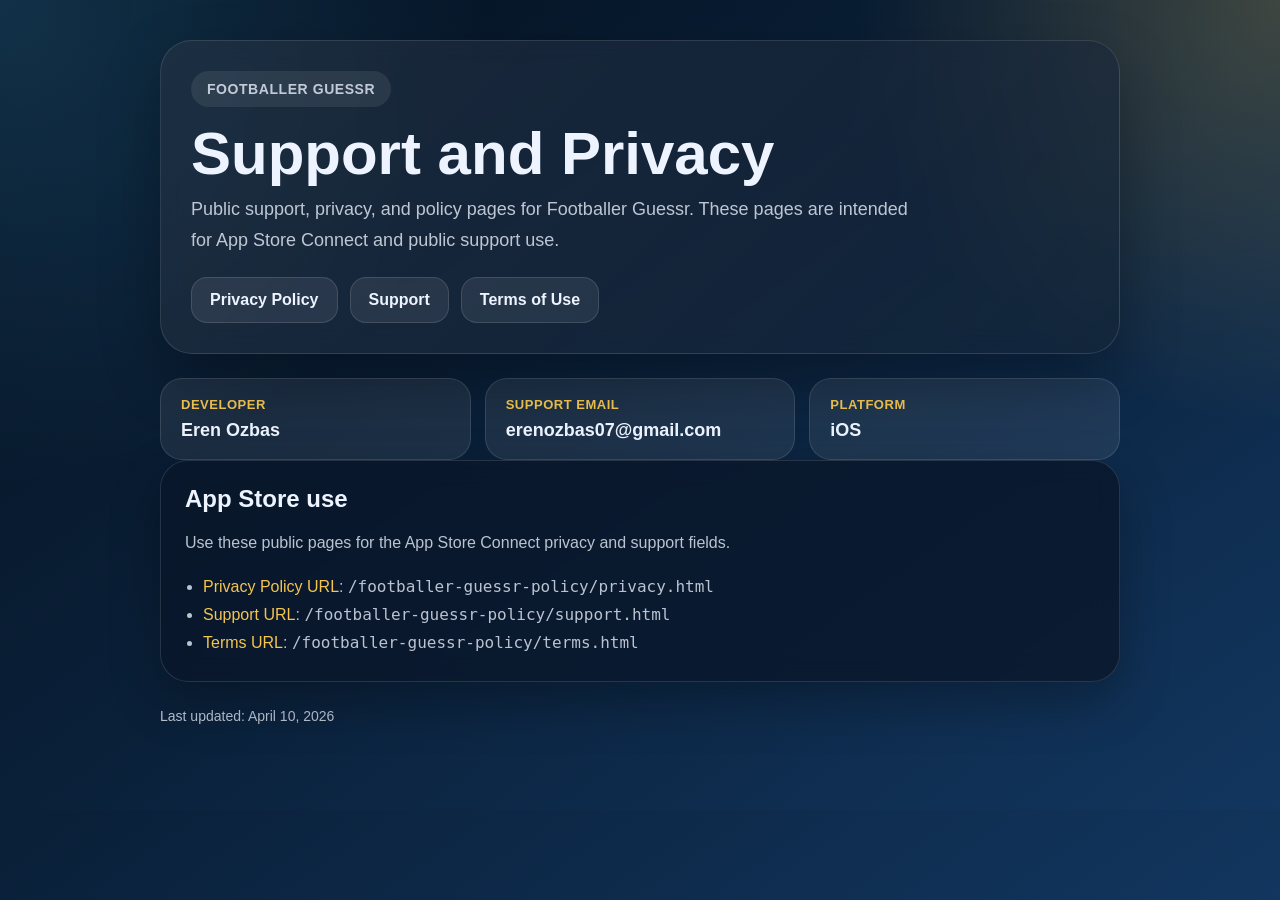
<file: footballer-guessr-policy/index.html>
<!DOCTYPE html>
<html lang="en">
  <head>
    <meta charset="utf-8" />
    <meta name="viewport" content="width=device-width, initial-scale=1" />
    <title>Footballer Guessr</title>
    <link rel="stylesheet" href="styles.css" />
  </head>
  <body>
    <main class="page">
      <section class="hero">
        <span class="eyebrow">Footballer Guessr</span>
        <h1>Support and Privacy</h1>
        <p>
          Public support, privacy, and policy pages for Footballer Guessr.
          These pages are intended for App Store Connect and public support use.
        </p>
        <nav class="nav" aria-label="Primary">
          <a href="privacy.html">Privacy Policy</a>
          <a href="support.html">Support</a>
          <a href="terms.html">Terms of Use</a>
        </nav>
      </section>

      <section class="meta">
        <article class="meta-item">
          <span class="meta-label">Developer</span>
          <span class="meta-value">Eren Ozbas</span>
        </article>
        <article class="meta-item">
          <span class="meta-label">Support Email</span>
          <span class="meta-value">erenozbas07@gmail.com</span>
        </article>
        <article class="meta-item">
          <span class="meta-label">Platform</span>
          <span class="meta-value">iOS</span>
        </article>
      </section>

      <section class="card">
        <h2>App Store use</h2>
        <p>
          Use these public pages for the App Store Connect privacy and support fields.
        </p>
        <ul>
          <li><span class="highlight">Privacy Policy URL</span>: <code>/footballer-guessr-policy/privacy.html</code></li>
          <li><span class="highlight">Support URL</span>: <code>/footballer-guessr-policy/support.html</code></li>
          <li><span class="highlight">Terms URL</span>: <code>/footballer-guessr-policy/terms.html</code></li>
        </ul>
      </section>

      <p class="footer">
        Last updated: April 10, 2026
      </p>
    </main>
  </body>
</html>
</file>
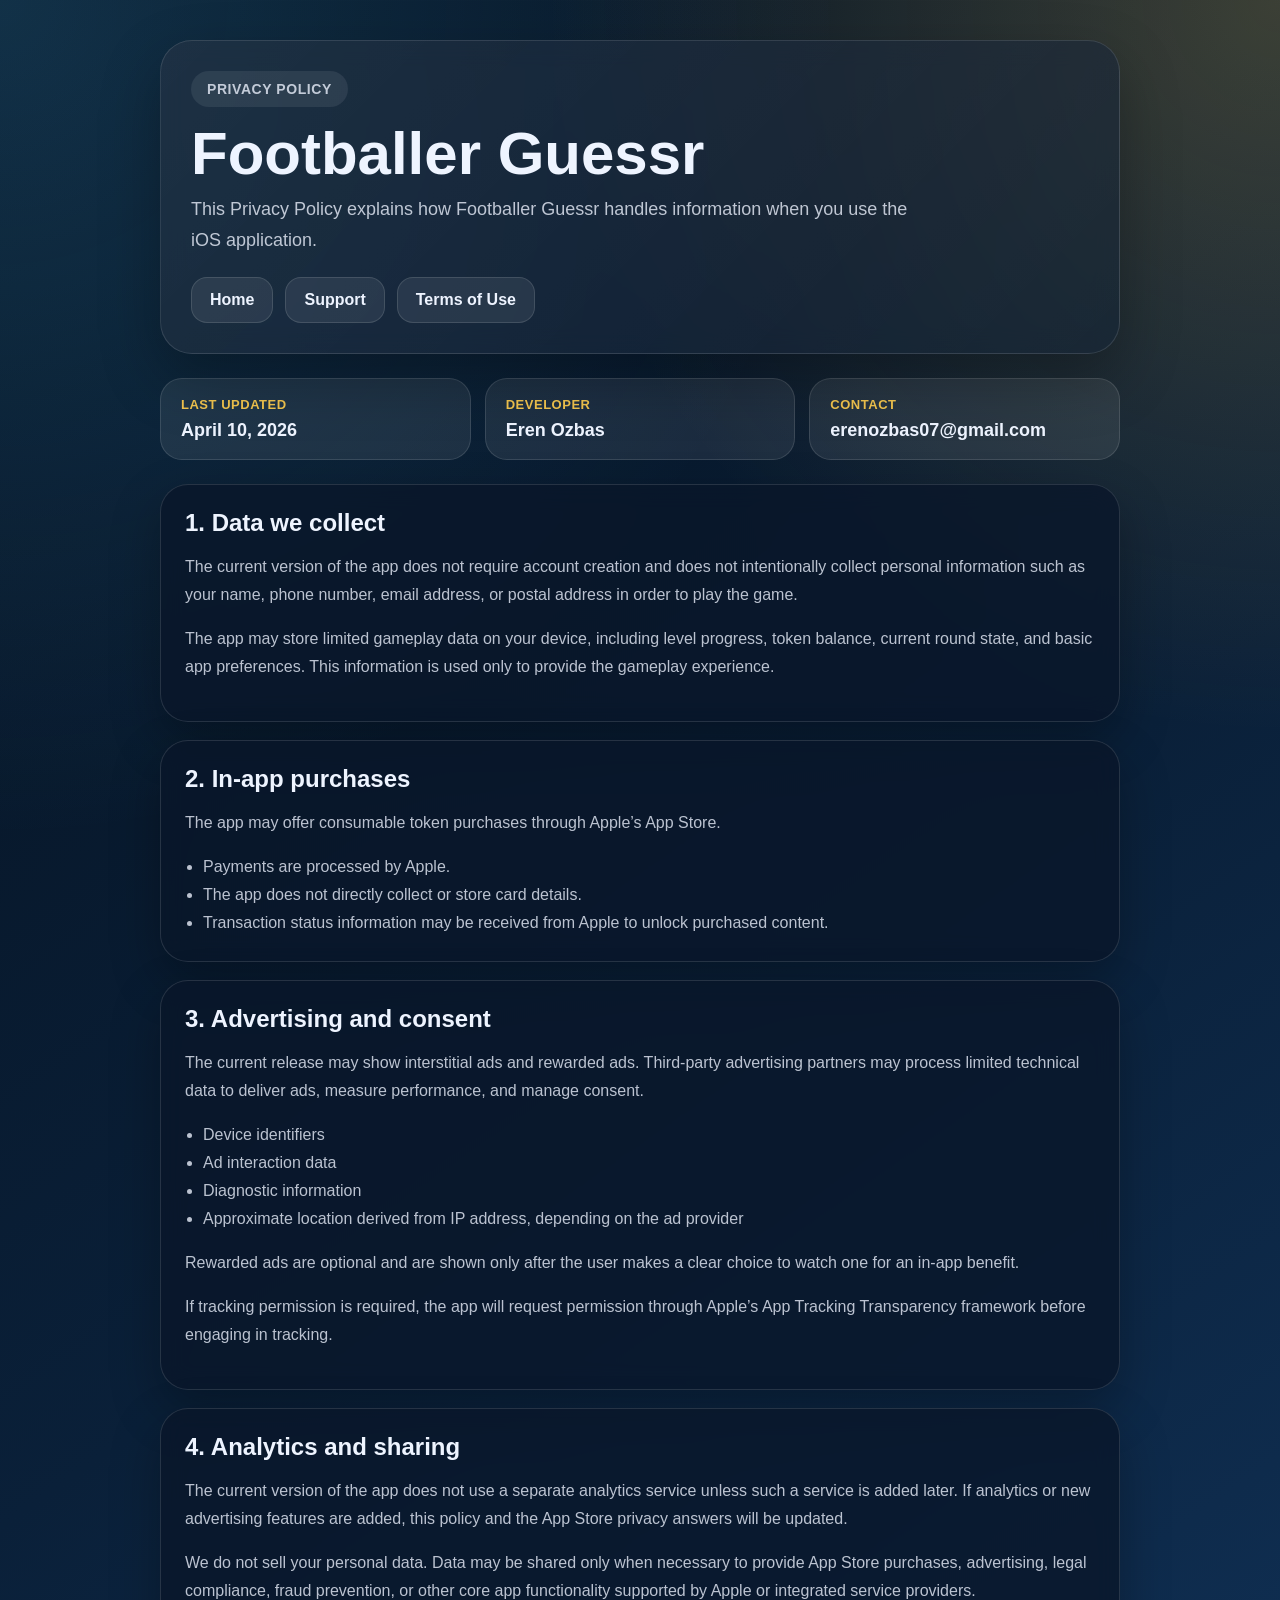
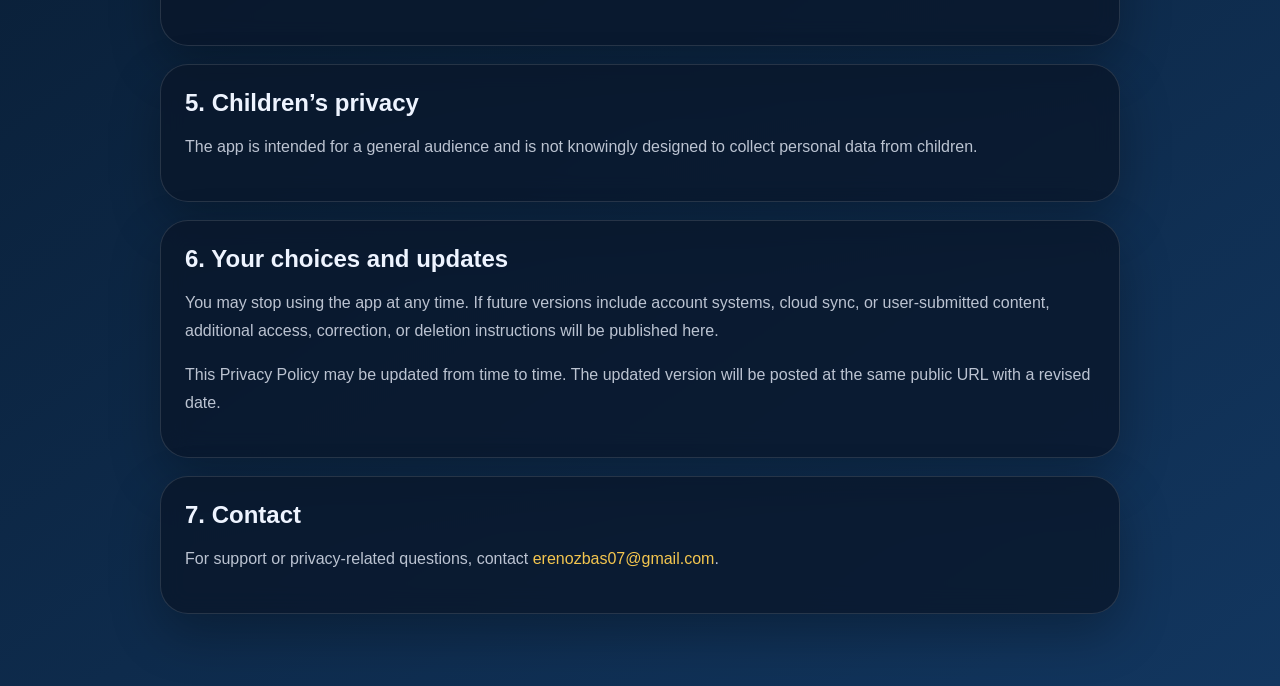
<file: footballer-guessr-policy/privacy.html>
<!DOCTYPE html>
<html lang="en">
  <head>
    <meta charset="utf-8" />
    <meta name="viewport" content="width=device-width, initial-scale=1" />
    <title>Privacy Policy | Footballer Guessr</title>
    <link rel="stylesheet" href="styles.css" />
  </head>
  <body>
    <main class="page">
      <section class="hero">
        <span class="eyebrow">Privacy Policy</span>
        <h1>Footballer Guessr</h1>
        <p>
          This Privacy Policy explains how Footballer Guessr handles information when you use the iOS application.
        </p>
        <nav class="nav" aria-label="Policy navigation">
          <a href="index.html">Home</a>
          <a href="support.html">Support</a>
          <a href="terms.html">Terms of Use</a>
        </nav>
      </section>

      <section class="meta">
        <article class="meta-item">
          <span class="meta-label">Last Updated</span>
          <span class="meta-value">April 10, 2026</span>
        </article>
        <article class="meta-item">
          <span class="meta-label">Developer</span>
          <span class="meta-value">Eren Ozbas</span>
        </article>
        <article class="meta-item">
          <span class="meta-label">Contact</span>
          <span class="meta-value">erenozbas07@gmail.com</span>
        </article>
      </section>

      <section class="grid">
        <article class="card">
          <h2>1. Data we collect</h2>
          <p>
            The current version of the app does not require account creation and does not intentionally collect personal information such as your name, phone number, email address, or postal address in order to play the game.
          </p>
          <p>
            The app may store limited gameplay data on your device, including level progress, token balance, current round state, and basic app preferences. This information is used only to provide the gameplay experience.
          </p>
        </article>

        <article class="card">
          <h2>2. In-app purchases</h2>
          <p>
            The app may offer consumable token purchases through Apple’s App Store.
          </p>
          <ul>
            <li>Payments are processed by Apple.</li>
            <li>The app does not directly collect or store card details.</li>
            <li>Transaction status information may be received from Apple to unlock purchased content.</li>
          </ul>
        </article>

        <article class="card">
          <h2>3. Advertising and consent</h2>
          <p>
            The current release may show interstitial ads and rewarded ads. Third-party advertising partners may process limited technical data to deliver ads, measure performance, and manage consent.
          </p>
          <ul>
            <li>Device identifiers</li>
            <li>Ad interaction data</li>
            <li>Diagnostic information</li>
            <li>Approximate location derived from IP address, depending on the ad provider</li>
          </ul>
          <p>
            Rewarded ads are optional and are shown only after the user makes a clear choice to watch one for an in-app benefit.
          </p>
          <p>
            If tracking permission is required, the app will request permission through Apple’s App Tracking Transparency framework before engaging in tracking.
          </p>
        </article>

        <article class="card">
          <h2>4. Analytics and sharing</h2>
          <p>
            The current version of the app does not use a separate analytics service unless such a service is added later. If analytics or new advertising features are added, this policy and the App Store privacy answers will be updated.
          </p>
          <p>
            We do not sell your personal data. Data may be shared only when necessary to provide App Store purchases, advertising, legal compliance, fraud prevention, or other core app functionality supported by Apple or integrated service providers.
          </p>
        </article>

        <article class="card">
          <h2>5. Children’s privacy</h2>
          <p>
            The app is intended for a general audience and is not knowingly designed to collect personal data from children.
          </p>
        </article>

        <article class="card">
          <h2>6. Your choices and updates</h2>
          <p>
            You may stop using the app at any time. If future versions include account systems, cloud sync, or user-submitted content, additional access, correction, or deletion instructions will be published here.
          </p>
          <p>
            This Privacy Policy may be updated from time to time. The updated version will be posted at the same public URL with a revised date.
          </p>
        </article>

        <article class="card">
          <h2>7. Contact</h2>
          <p>
            For support or privacy-related questions, contact
            <a href="mailto:erenozbas07@gmail.com">erenozbas07@gmail.com</a>.
          </p>
        </article>
      </section>
    </main>
  </body>
</html>
</file>
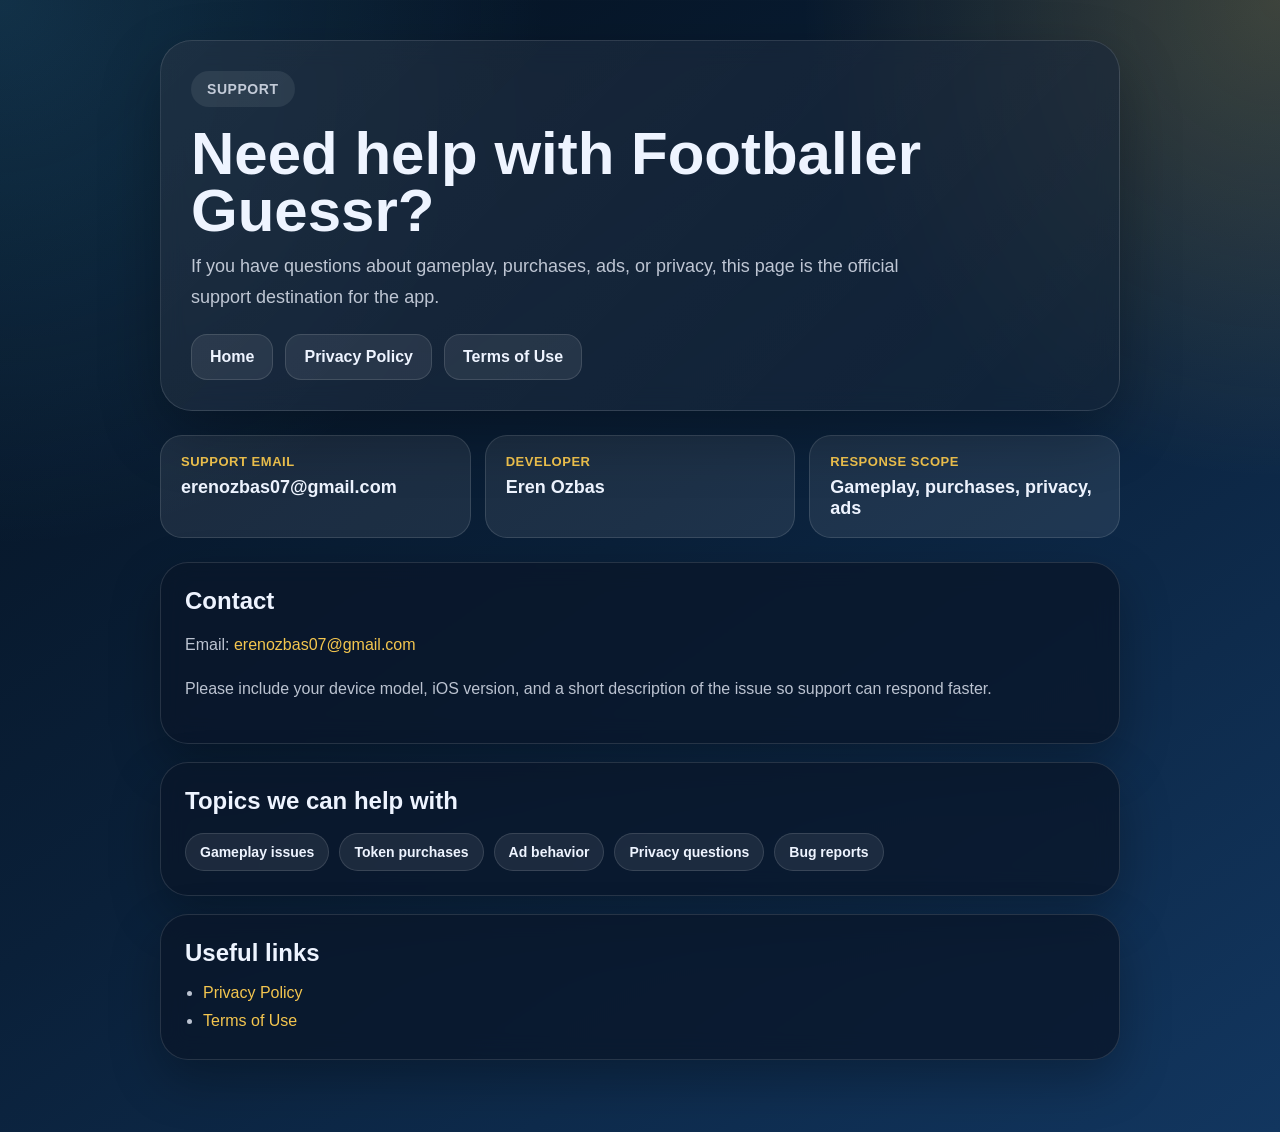
<file: footballer-guessr-policy/support.html>
<!DOCTYPE html>
<html lang="en">
  <head>
    <meta charset="utf-8" />
    <meta name="viewport" content="width=device-width, initial-scale=1" />
    <title>Support | Footballer Guessr</title>
    <link rel="stylesheet" href="styles.css" />
  </head>
  <body>
    <main class="page">
      <section class="hero">
        <span class="eyebrow">Support</span>
        <h1>Need help with Footballer Guessr?</h1>
        <p>
          If you have questions about gameplay, purchases, ads, or privacy, this page is the official support destination for the app.
        </p>
        <nav class="nav" aria-label="Support navigation">
          <a href="index.html">Home</a>
          <a href="privacy.html">Privacy Policy</a>
          <a href="terms.html">Terms of Use</a>
        </nav>
      </section>

      <section class="meta">
        <article class="meta-item">
          <span class="meta-label">Support Email</span>
          <span class="meta-value">erenozbas07@gmail.com</span>
        </article>
        <article class="meta-item">
          <span class="meta-label">Developer</span>
          <span class="meta-value">Eren Ozbas</span>
        </article>
        <article class="meta-item">
          <span class="meta-label">Response Scope</span>
          <span class="meta-value">Gameplay, purchases, privacy, ads</span>
        </article>
      </section>

      <section class="grid">
        <article class="card">
          <h2>Contact</h2>
          <p>
            Email:
            <a href="mailto:erenozbas07@gmail.com">erenozbas07@gmail.com</a>
          </p>
          <p>
            Please include your device model, iOS version, and a short description of the issue so support can respond faster.
          </p>
        </article>

        <article class="card">
          <h2>Topics we can help with</h2>
          <div class="pill-list" aria-label="Support topics">
            <span class="pill">Gameplay issues</span>
            <span class="pill">Token purchases</span>
            <span class="pill">Ad behavior</span>
            <span class="pill">Privacy questions</span>
            <span class="pill">Bug reports</span>
          </div>
        </article>

        <article class="card">
          <h2>Useful links</h2>
          <ul>
            <li><a href="privacy.html">Privacy Policy</a></li>
            <li><a href="terms.html">Terms of Use</a></li>
          </ul>
        </article>
      </section>
    </main>
  </body>
</html>
</file>
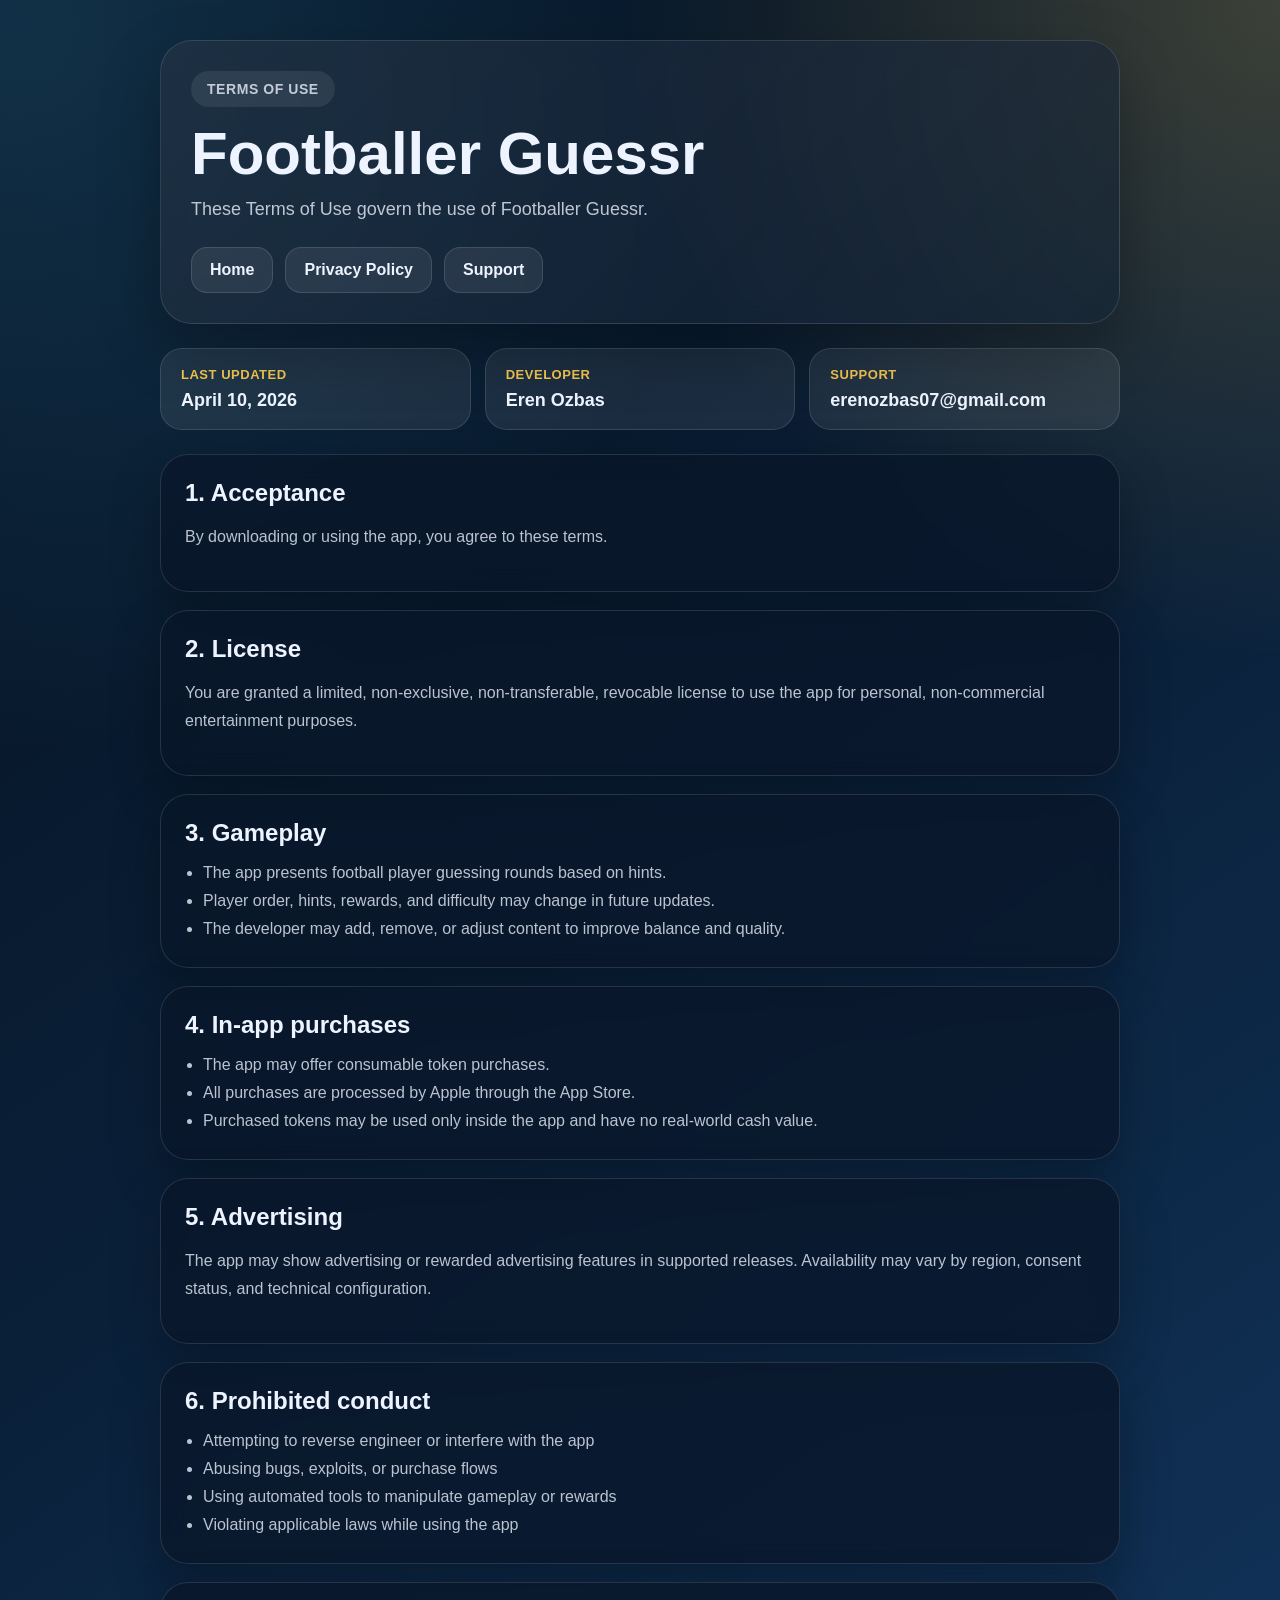
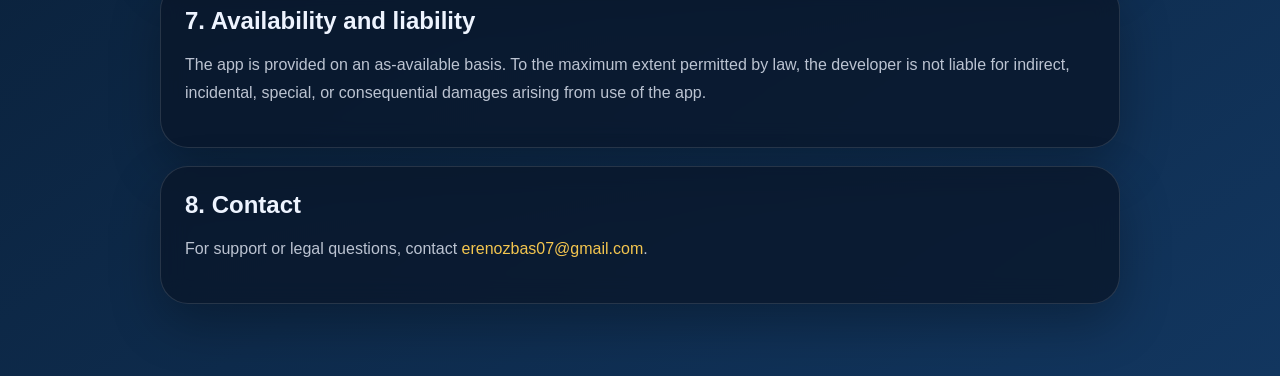
<file: footballer-guessr-policy/terms.html>
<!DOCTYPE html>
<html lang="en">
  <head>
    <meta charset="utf-8" />
    <meta name="viewport" content="width=device-width, initial-scale=1" />
    <title>Terms of Use | Footballer Guessr</title>
    <link rel="stylesheet" href="styles.css" />
  </head>
  <body>
    <main class="page">
      <section class="hero">
        <span class="eyebrow">Terms of Use</span>
        <h1>Footballer Guessr</h1>
        <p>
          These Terms of Use govern the use of Footballer Guessr.
        </p>
        <nav class="nav" aria-label="Terms navigation">
          <a href="index.html">Home</a>
          <a href="privacy.html">Privacy Policy</a>
          <a href="support.html">Support</a>
        </nav>
      </section>

      <section class="meta">
        <article class="meta-item">
          <span class="meta-label">Last Updated</span>
          <span class="meta-value">April 10, 2026</span>
        </article>
        <article class="meta-item">
          <span class="meta-label">Developer</span>
          <span class="meta-value">Eren Ozbas</span>
        </article>
        <article class="meta-item">
          <span class="meta-label">Support</span>
          <span class="meta-value">erenozbas07@gmail.com</span>
        </article>
      </section>

      <section class="grid">
        <article class="card">
          <h2>1. Acceptance</h2>
          <p>By downloading or using the app, you agree to these terms.</p>
        </article>

        <article class="card">
          <h2>2. License</h2>
          <p>
            You are granted a limited, non-exclusive, non-transferable, revocable license to use the app for personal, non-commercial entertainment purposes.
          </p>
        </article>

        <article class="card">
          <h2>3. Gameplay</h2>
          <ul>
            <li>The app presents football player guessing rounds based on hints.</li>
            <li>Player order, hints, rewards, and difficulty may change in future updates.</li>
            <li>The developer may add, remove, or adjust content to improve balance and quality.</li>
          </ul>
        </article>

        <article class="card">
          <h2>4. In-app purchases</h2>
          <ul>
            <li>The app may offer consumable token purchases.</li>
            <li>All purchases are processed by Apple through the App Store.</li>
            <li>Purchased tokens may be used only inside the app and have no real-world cash value.</li>
          </ul>
        </article>

        <article class="card">
          <h2>5. Advertising</h2>
          <p>
            The app may show advertising or rewarded advertising features in supported releases. Availability may vary by region, consent status, and technical configuration.
          </p>
        </article>

        <article class="card">
          <h2>6. Prohibited conduct</h2>
          <ul>
            <li>Attempting to reverse engineer or interfere with the app</li>
            <li>Abusing bugs, exploits, or purchase flows</li>
            <li>Using automated tools to manipulate gameplay or rewards</li>
            <li>Violating applicable laws while using the app</li>
          </ul>
        </article>

        <article class="card">
          <h2>7. Availability and liability</h2>
          <p>
            The app is provided on an as-available basis. To the maximum extent permitted by law, the developer is not liable for indirect, incidental, special, or consequential damages arising from use of the app.
          </p>
        </article>

        <article class="card">
          <h2>8. Contact</h2>
          <p>
            For support or legal questions, contact
            <a href="mailto:erenozbas07@gmail.com">erenozbas07@gmail.com</a>.
          </p>
        </article>
      </section>
    </main>
  </body>
</html>
</file>
<file: footballer-guessr-policy/styles.css>
:root {
  --bg: #07162b;
  --bg-soft: #0d2340;
  --card: rgba(9, 22, 41, 0.78);
  --card-border: rgba(255, 255, 255, 0.12);
  --text: #eef4ff;
  --muted: rgba(238, 244, 255, 0.78);
  --gold: #f4c64f;
  --gold-deep: #d98b1f;
  --accent: #4cc2ff;
  --success: #40c47b;
  --shadow: rgba(0, 0, 0, 0.28);
}

* {
  box-sizing: border-box;
}

html,
body {
  margin: 0;
  padding: 0;
  min-height: 100%;
  font-family: "Avenir Next", "Segoe UI", sans-serif;
  background:
    radial-gradient(circle at top right, rgba(244, 198, 79, 0.22), transparent 28%),
    radial-gradient(circle at top left, rgba(76, 194, 255, 0.18), transparent 32%),
    linear-gradient(145deg, #05111f 0%, #0a2039 48%, #12365f 100%);
  color: var(--text);
}

a {
  color: var(--gold);
  text-decoration: none;
}

a:hover {
  text-decoration: underline;
}

.page {
  width: min(960px, calc(100% - 32px));
  margin: 0 auto;
  padding: 40px 0 72px;
}

.hero {
  padding: 30px;
  border-radius: 32px;
  background:
    linear-gradient(135deg, rgba(255, 255, 255, 0.08), rgba(255, 255, 255, 0.03)),
    rgba(7, 22, 43, 0.55);
  border: 1px solid var(--card-border);
  box-shadow: 0 24px 60px var(--shadow);
  backdrop-filter: blur(12px);
}

.eyebrow {
  display: inline-flex;
  align-items: center;
  gap: 10px;
  padding: 10px 16px;
  border-radius: 999px;
  background: rgba(255, 255, 255, 0.08);
  color: var(--muted);
  font-size: 14px;
  font-weight: 700;
  letter-spacing: 0.04em;
  text-transform: uppercase;
}

.hero h1 {
  margin: 18px 0 12px;
  font-size: clamp(36px, 6vw, 60px);
  line-height: 0.95;
}

.hero p {
  margin: 0;
  max-width: 720px;
  color: var(--muted);
  font-size: 18px;
  line-height: 1.7;
}

.nav {
  display: flex;
  flex-wrap: wrap;
  gap: 12px;
  margin-top: 22px;
}

.nav a {
  display: inline-flex;
  align-items: center;
  justify-content: center;
  min-height: 46px;
  padding: 0 18px;
  border-radius: 16px;
  background: rgba(255, 255, 255, 0.08);
  border: 1px solid var(--card-border);
  color: var(--text);
  font-weight: 700;
}

.grid {
  display: grid;
  gap: 18px;
  margin-top: 24px;
}

.card {
  padding: 24px;
  border-radius: 28px;
  background: var(--card);
  border: 1px solid var(--card-border);
  box-shadow: 0 20px 50px var(--shadow);
  backdrop-filter: blur(12px);
}

.card h2 {
  margin: 0 0 12px;
  font-size: 24px;
}

.card p,
.card li {
  color: var(--muted);
  font-size: 16px;
  line-height: 1.75;
}

.card ul {
  margin: 12px 0 0 18px;
  padding: 0;
}

.meta {
  display: grid;
  gap: 14px;
  grid-template-columns: repeat(auto-fit, minmax(210px, 1fr));
  margin-top: 24px;
}

.meta-item {
  padding: 18px 20px;
  border-radius: 22px;
  background: rgba(255, 255, 255, 0.08);
  border: 1px solid var(--card-border);
}

.meta-label {
  display: block;
  margin-bottom: 8px;
  color: var(--gold);
  font-size: 13px;
  font-weight: 800;
  letter-spacing: 0.04em;
  text-transform: uppercase;
}

.meta-value {
  color: var(--text);
  font-size: 18px;
  font-weight: 700;
  word-break: break-word;
}

.footer {
  margin-top: 26px;
  color: var(--muted);
  font-size: 14px;
}

.pill-list {
  display: flex;
  flex-wrap: wrap;
  gap: 10px;
  margin-top: 18px;
}

.pill {
  padding: 10px 14px;
  border-radius: 999px;
  background: rgba(255, 255, 255, 0.08);
  border: 1px solid var(--card-border);
  color: var(--text);
  font-weight: 700;
  font-size: 14px;
}

.highlight {
  color: var(--gold);
}

@media (max-width: 640px) {
  .page {
    width: min(100% - 24px, 960px);
    padding-top: 24px;
  }

  .hero,
  .card {
    padding: 20px;
    border-radius: 24px;
  }
}
</file>
